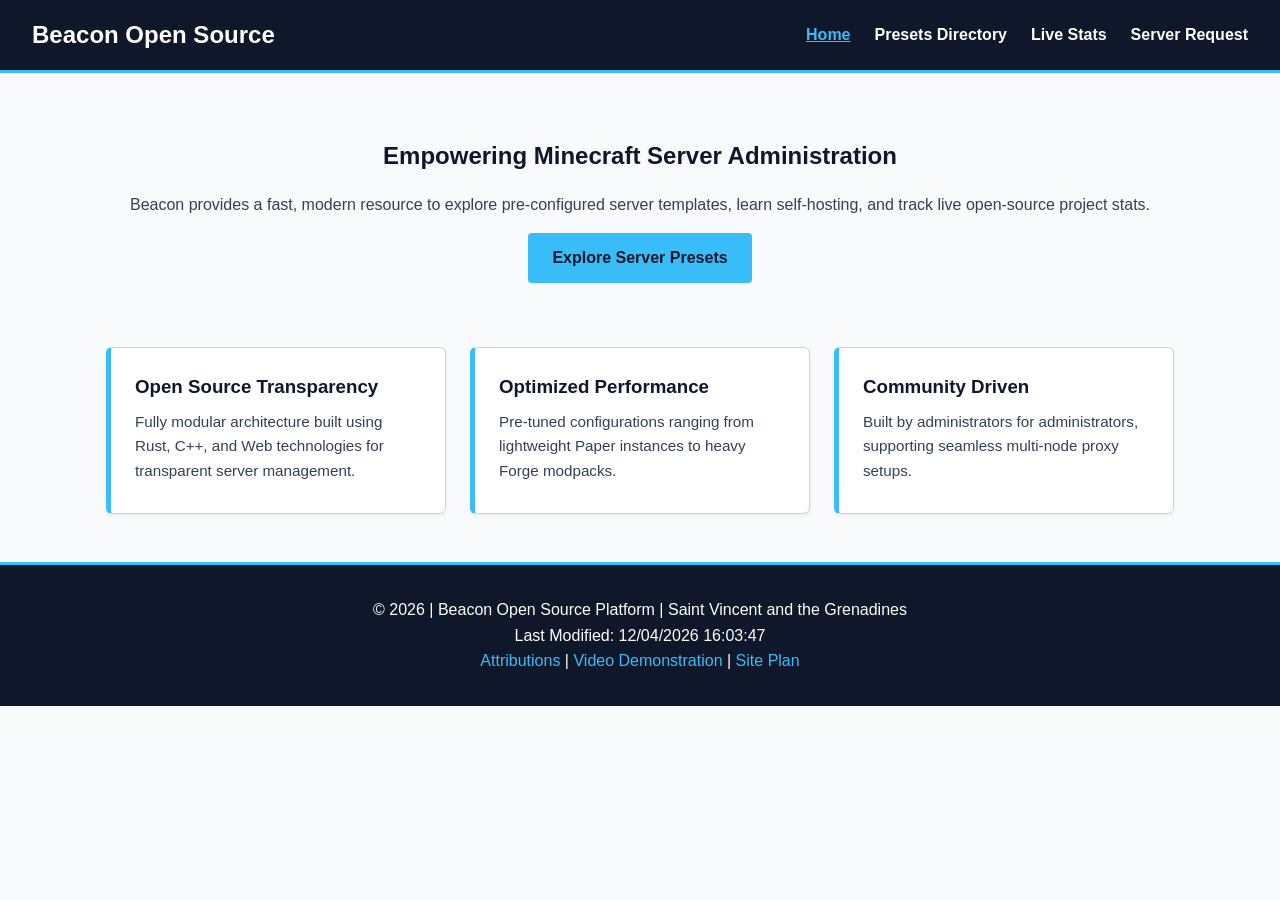
<file: final/index.html>
<!DOCTYPE html>
<html lang="en">
<head>
    <meta charset="UTF-8">
    <meta name="viewport" content="width=device-width, initial-scale=1.0">
    <title>Beacon | Open Source Minecraft Server Hosting & Orchestrator</title>
    <meta name="description" content="Beacon provides Minecraft enthusiasts with a fast, modern resource to explore pre-configured server templates and track open-source metrics.">
    <meta name="author" content="Adafa Ralph">
    <link rel="icon" href="favicon.ico" type="image/x-icon">

    <!-- Open Graph Metadata -->
    <meta property="og:title" content="Beacon Open Source Hosting Platform">
    <meta property="og:type" content="website">
    <meta property="og:image" content="https://adafaralph.github.io/wdd231/final/images/og-preview.webp">
    <meta property="og:url" content="https://adafaralph.github.io/wdd231/final/index.html">

    <link rel="stylesheet" href="styles/main.css">
    <script type="module" src="scripts/main.js"></script>
</head>
<body>
    <header>
        <span class="site-title">Beacon Open Source</span>
        <button id="hamburger-btn" aria-label="Toggle Navigation Menu">☰</button>
        <nav>
            <ul>
                <li><a href="index.html" class="active">Home</a></li>
                <li><a href="directory.html">Presets Directory</a></li>
                <li><a href="dashboard.html">Live Stats</a></li>
                <li><a href="setup.html">Server Request</a></li>
            </ul>
        </nav>
    </header>

    <main>
        <section class="hero-section" style="display: flex; flex-direction: column; gap: 1rem; text-align: center; padding: 2rem 0;">
            <h1>Empowering Minecraft Server Administration</h1>
            <p>Beacon provides a fast, modern resource to explore pre-configured server templates, learn self-hosting, and track live open-source project stats.</p>
            <div>
                <a href="directory.html" class="btn-primary">Explore Server Presets</a>
            </div>
        </section>

        <section class="server-grid" style="margin-top: 2rem;">
            <div class="server-card">
                <h3>Open Source Transparency</h3>
                <p>Fully modular architecture built using Rust, C++, and Web technologies for transparent server management.</p>
            </div>
            <div class="server-card">
                <h3>Optimized Performance</h3>
                <p>Pre-tuned configurations ranging from lightweight Paper instances to heavy Forge modpacks.</p>
            </div>
            <div class="server-card">
                <h3>Community Driven</h3>
                <p>Built by administrators for administrators, supporting seamless multi-node proxy setups.</p>
            </div>
        </section>
    </main>

    <footer>
        <p>&copy; <span id="current-year"></span> | Beacon Open Source Platform | Saint Vincent and the Grenadines</p>
        <p id="last-modified"></p>
        <p>
            <a href="attributions.html">Attributions</a> |
            <a href="https://youtube.com" target="_blank" rel="noopener">Video Demonstration</a> |
            <a href="siteplan.html">Site Plan</a>
        </p>
    </footer>
</body>
</html>
</file>
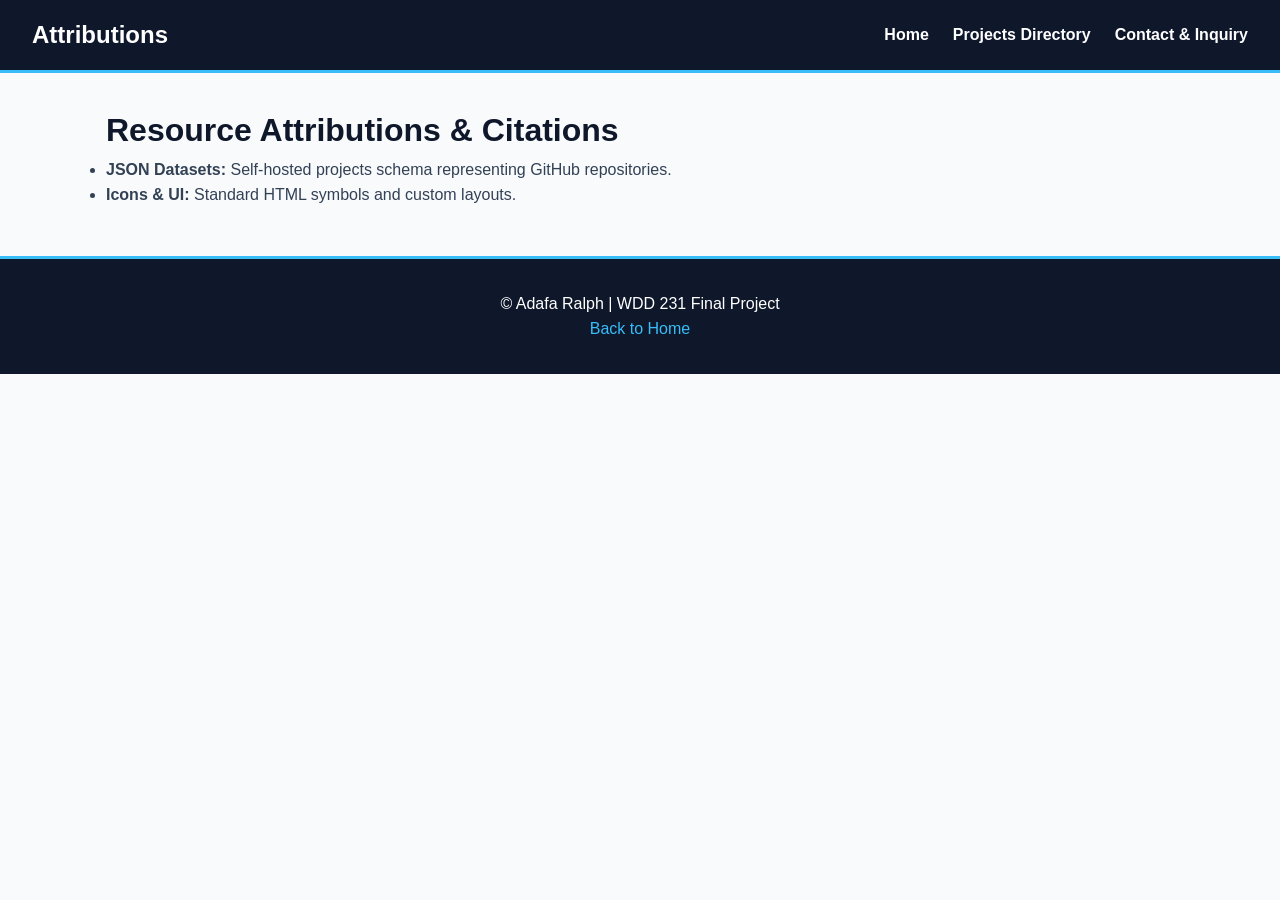
<file: final/attributions.html>
<!DOCTYPE html>
<html lang="en">
<head>
    <meta charset="UTF-8">
    <meta name="viewport" content="width=device-width, initial-scale=1.0">
    <title>Resource Attributions | Developer Dashboard</title>
    <meta name="description" content="Citation page for media and code sources used in the project.">
    <meta name="author" content="Adafa Ralph">
    <link rel="icon" href="favicon.ico" type="image/x-icon">
    <link rel="stylesheet" href="./styles/main.css">
</head>
<body>
    <header>
        <div class="brand-container"><span class="site-title">Attributions</span></div>
        <nav id="primary-nav">
            <ul>
                <li><a href="index.html">Home</a></li>
                <li><a href="directory.html">Projects Directory</a></li>
                <li><a href="contact.html">Contact & Inquiry</a></li>
            </ul>
        </nav>
    </header>
    <main>
        <h1>Resource Attributions & Citations</h1>
        <ul>
            <li><strong>JSON Datasets:</strong> Self-hosted projects schema representing GitHub repositories.</li>
            <li><strong>Icons & UI:</strong> Standard HTML symbols and custom layouts.</li>
        </ul>
    </main>
    <footer>
        <p>&copy; Adafa Ralph | WDD 231 Final Project</p>
        <p><a href="index.html">Back to Home</a></p>
    </footer>
</body>
</html>
</file>
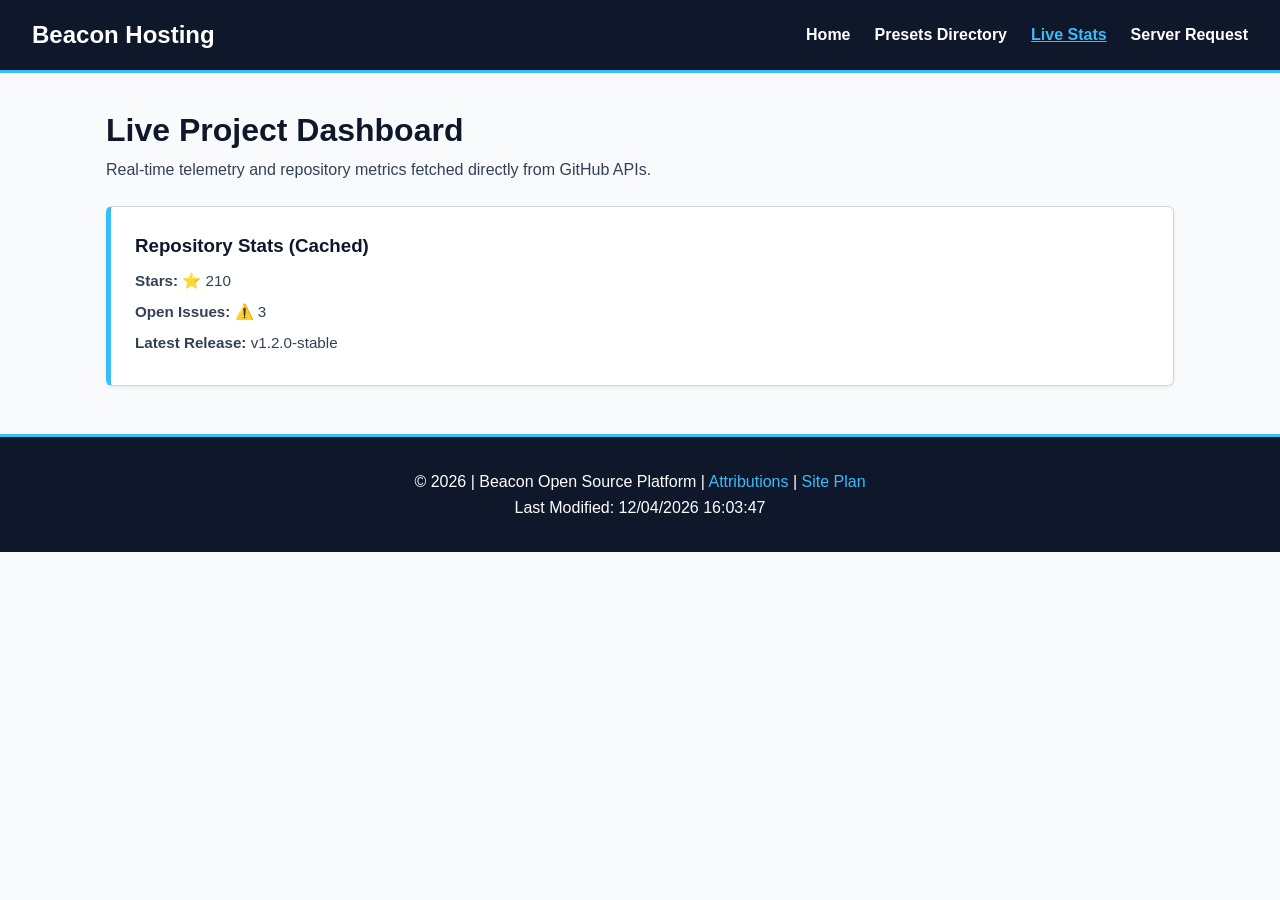
<file: final/dashboard.html>
<!DOCTYPE html>
<html lang="en">
<head>
    <meta charset="UTF-8">
    <meta name="viewport" content="width=device-width, initial-scale=1.0">
    <title>Live Stats Dashboard | Beacon</title>
    <meta name="description" content="Track real-time GitHub release stats, open issues, and repository activity for the Beacon project.">
    <meta name="author" content="Adafa Ralph">
    <link rel="icon" href="favicon.ico" type="image/x-icon">

    <meta property="og:title" content="Live Stats Dashboard - Beacon">
    <meta property="og:type" content="website">
    <meta property="og:url" content="https://adafaralph.github.io/wdd231/final/dashboard.html">

    <link rel="stylesheet" href="styles/main.css">
    <script type="module" src="scripts/main.js"></script>
</head>
<body>
    <header>
        <span class="site-title">Beacon Hosting</span>
        <button id="hamburger-btn" aria-label="Toggle Navigation Menu">☰</button>
        <nav>
            <ul>
                <li><a href="index.html">Home</a></li>
                <li><a href="directory.html">Presets Directory</a></li>
                <li><a href="dashboard.html" class="active">Live Stats</a></li>
                <li><a href="setup.html">Server Request</a></li>
            </ul>
        </nav>
    </header>

    <main>
        <h1>Live Project Dashboard</h1>
        <p>Real-time telemetry and repository metrics fetched directly from GitHub APIs.</p>

        <div id="github-stats" class="server-grid" style="margin-top: 1.5rem;">
            <!-- Populated dynamically via github-api.js -->
            <p>Loading live telemetry...</p>
        </div>
    </main>

    <footer>
        <p>&copy; <span id="current-year"></span> | Beacon Open Source Platform | <a href="attributions.html">Attributions</a> | <a href="siteplan.html">Site Plan</a></p>
        <p id="last-modified"></p>
    </footer>
</body>
</html>
</file>
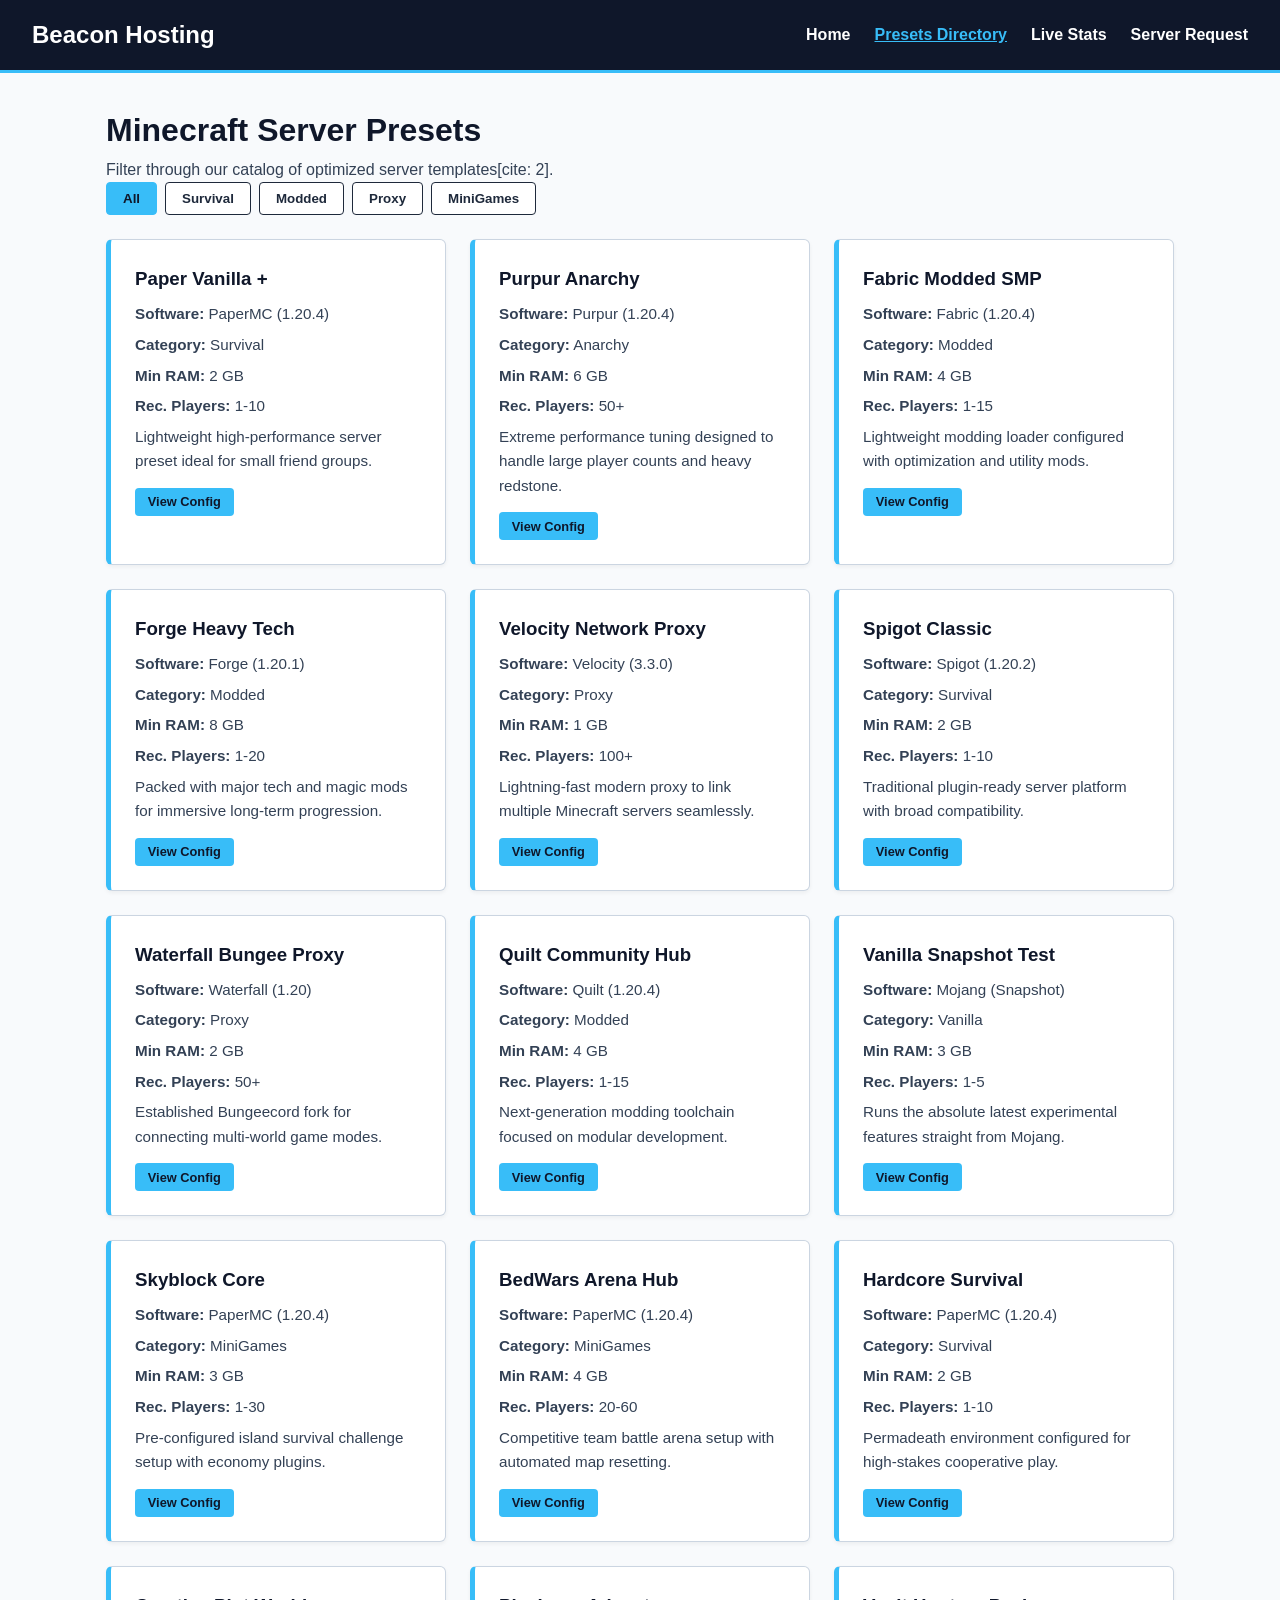
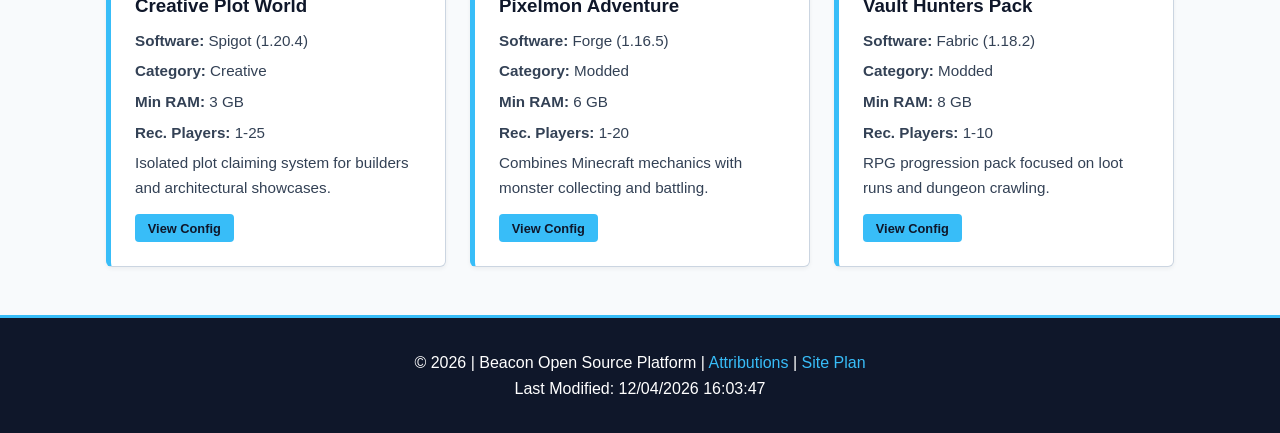
<file: final/directory.html>
<!DOCTYPE html>
<html lang="en">
<head>
    <meta charset="UTF-8">
    <meta name="viewport" content="width=device-width, initial-scale=1.0">
    <title>Server Presets Directory | Beacon</title>
    <meta name="description" content="Explore pre-configured Minecraft server templates with custom RAM and category filters.">
    <meta name="author" content="Adafa Ralph">
    <link rel="icon" href="favicon.ico" type="image/x-icon">

    <meta property="og:title" content="Server Presets Directory - Beacon">
    <meta property="og:type" content="website">
    <meta property="og:url" content="https://adafaralph.github.io/wdd231/final/directory.html">

    <link rel="stylesheet" href="styles/main.css">
    <script type="module" src="scripts/main.js"></script>
</head>
<body>
    <header>
        <span class="site-title">Beacon Hosting</span>
        <button id="hamburger-btn" aria-label="Toggle Navigation Menu">☰</button>
        <nav>
            <ul>
                <li><a href="index.html">Home</a></li>
                <li><a href="directory.html" class="active">Presets Directory</a></li>
                <li><a href="dashboard.html">Live Stats</a></li>
                <li><a href="setup.html">Server Request</a></li>
            </ul>
        </nav>
    </header>

    <main>
        <h1>Minecraft Server Presets</h1>
        <p>Filter through our catalog of optimized server templates[cite: 2].</p>

        <div class="filter-controls">
            <button class="filter-btn active" data-category="all">All</button>
            <button class="filter-btn" data-category="Survival">Survival</button>
            <button class="filter-btn" data-category="Modded">Modded</button>
            <button class="filter-btn" data-category="Proxy">Proxy</button>
            <button class="filter-btn" data-category="MiniGames">MiniGames</button>
        </div>

        <div id="servers-container" class="server-grid">
            <!-- Dynamically populated via fetch-servers.js -->
        </div>
    </main>

    <footer>
        <p>&copy; <span id="current-year"></span> | Beacon Open Source Platform | <a href="attributions.html">Attributions</a> | <a href="siteplan.html">Site Plan</a></p>
        <p id="last-modified"></p>
    </footer>
</body>
</html>
</file>
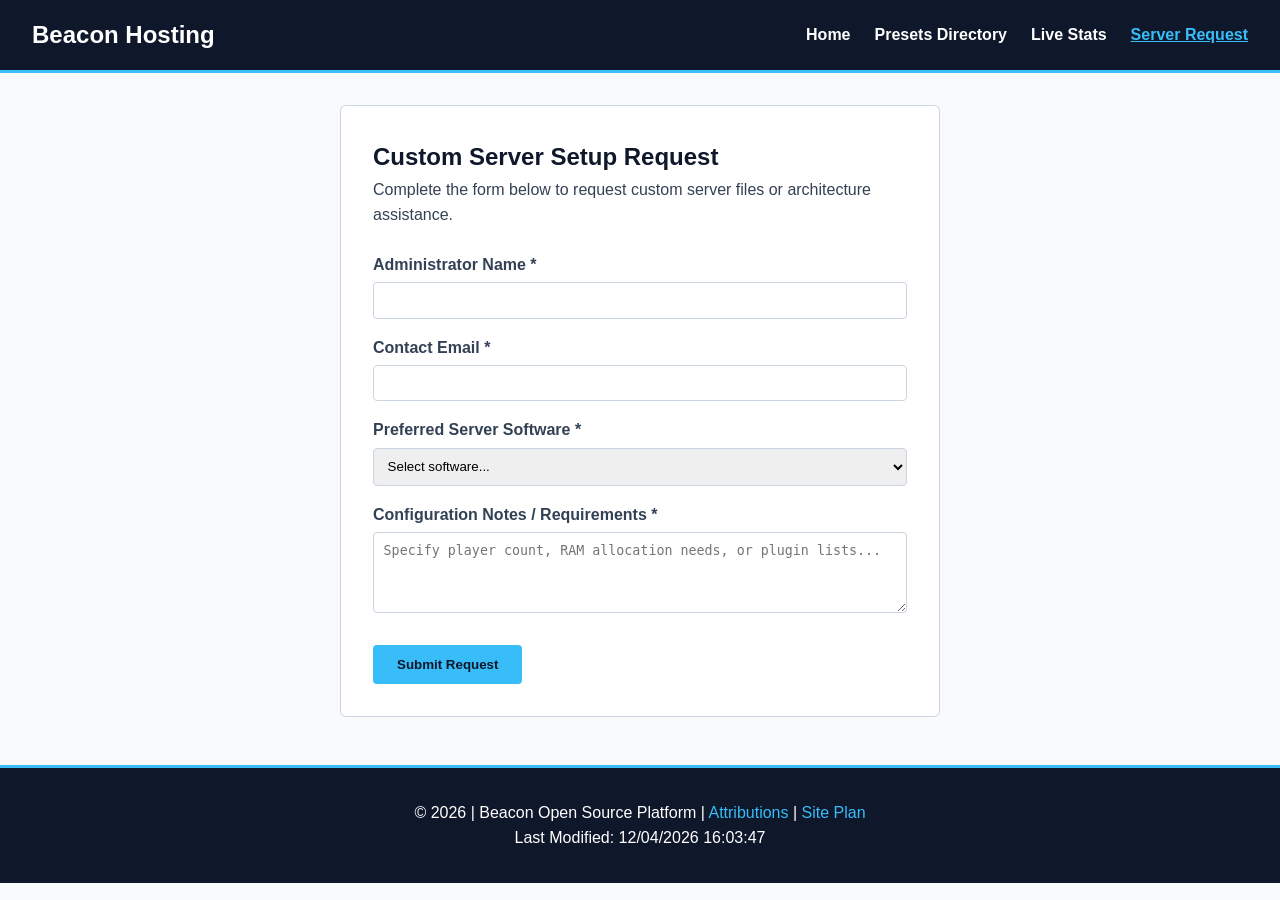
<file: final/setup.html>
<!DOCTYPE html>
<html lang="en">
<head>
    <meta charset="UTF-8">
    <meta name="viewport" content="width=device-width, initial-scale=1.0">
    <title>Server Setup Request | Beacon</title>
    <meta name="description" content="Request custom server configuration files or submit server software inquiries to Beacon.">
    <meta name="author" content="Adafa Ralph">
    <link rel="icon" href="favicon.ico" type="image/x-icon">

    <meta property="og:title" content="Server Setup Request - Beacon">
    <meta property="og:type" content="website">
    <meta property="og:url" content="https://adafaralph.github.io/wdd231/final/setup.html">

    <link rel="stylesheet" href="styles/main.css">
    <script type="module" src="scripts/main.js"></script>
</head>
<body>
    <header>
        <span class="site-title">Beacon Hosting</span>
        <button id="hamburger-btn" aria-label="Toggle Navigation Menu">☰</button>
        <nav>
            <ul>
                <li><a href="index.html">Home</a></li>
                <li><a href="directory.html">Presets Directory</a></li>
                <li><a href="dashboard.html">Live Stats</a></li>
                <li><a href="setup.html" class="active">Server Request</a></li>
            </ul>
        </nav>
    </header>

    <main>
        <section style="max-width: 600px; margin: 0 auto; background: #ffffff; padding: 2rem; border: 1px solid #cbd5e1; border-radius: 6px;">
            <h1>Custom Server Setup Request</h1>
            <p style="margin-bottom: 1.5rem;">Complete the form below to request custom server files or architecture assistance.</p>

            <form action="thanks.html" method="get">
                <div style="margin-bottom: 1rem;">
                    <label for="fullname" style="display:block; font-weight:600; margin-bottom:0.3rem;">Administrator Name *</label>
                    <input type="text" id="fullname" name="fullname" required style="width:100%; padding:0.6rem; border:1px solid #cbd5e1; border-radius:4px;">
                </div>

                <div style="margin-bottom: 1rem;">
                    <label for="email" style="display:block; font-weight:600; margin-bottom:0.3rem;">Contact Email *</label>
                    <input type="email" id="email" name="email" required style="width:100%; padding:0.6rem; border:1px solid #cbd5e1; border-radius:4px;">
                </div>

                <div style="margin-bottom: 1rem;">
                    <label for="servertype" style="display:block; font-weight:600; margin-bottom:0.3rem;">Preferred Server Software *</label>
                    <select id="servertype" name="servertype" required style="width:100%; padding:0.6rem; border:1px solid #cbd5e1; border-radius:4px;">
                        <option value="" disabled selected>Select software...</option>
                        <option value="PaperMC">PaperMC (Survival)</option>
                        <option value="Purpur">Purpur (High Performance)</option>
                        <option value="Fabric">Fabric (Modded)</option>
                        <option value="Forge">Forge (Heavy Modded)</option>
                        <option value="Velocity">Velocity (Proxy Network)</option>
                    </select>
                </div>

                <div style="margin-bottom: 1.5rem;">
                    <label for="message" style="display:block; font-weight:600; margin-bottom:0.3rem;">Configuration Notes / Requirements *</label>
                    <textarea id="message" name="message" rows="4" required style="width:100%; padding:0.6rem; border:1px solid #cbd5e1; border-radius:4px;" placeholder="Specify player count, RAM allocation needs, or plugin lists..."></textarea>
                </div>

                <button type="submit" class="btn-primary">Submit Request</button>
            </form>
        </section>
    </main>

    <footer>
        <p>&copy; <span id="current-year"></span> | Beacon Open Source Platform | <a href="attributions.html">Attributions</a> | <a href="siteplan.html">Site Plan</a></p>
        <p id="last-modified"></p>
    </footer>
</body>
</html>
</file>
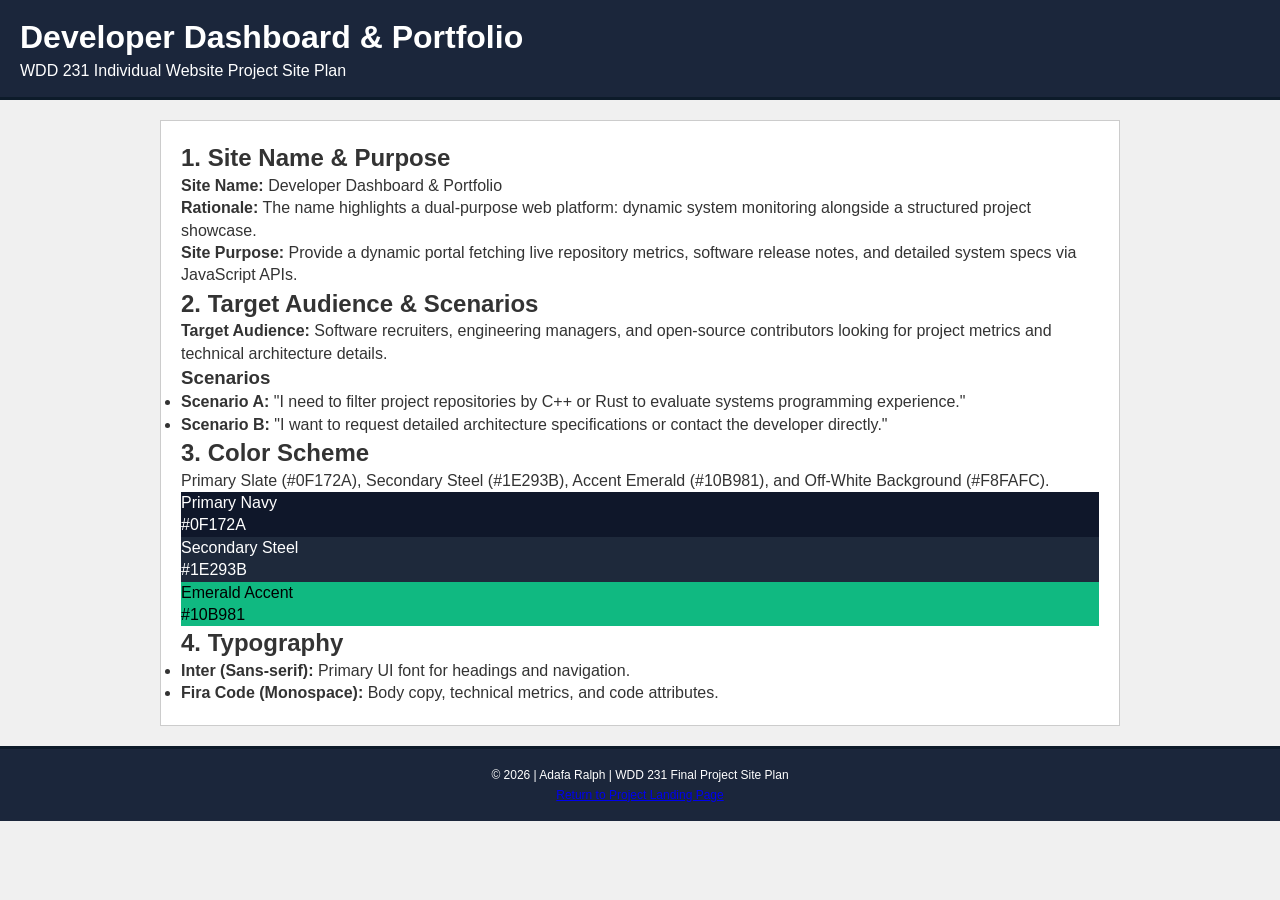
<file: final/siteplan.html>
<!DOCTYPE html>
<html lang="en">
<head>
    <meta charset="UTF-8">
    <meta name="viewport" content="width=device-width, initial-scale=1.0">
    <title>WDD 231 Project Site Plan | Developer Dashboard</title>
    <meta name="description" content="Official site plan for the WDD 231 Individual Final Project outlining color schemes, target audience, scenarios, and typography.">
    <meta name="author" content="Adafa Ralph">
    <link rel="icon" href="/images/favicon.ico" type="image/x-icon">

    <link rel="preconnect" href="https://fonts.googleapis.com">
    <link rel="preconnect" href="https://fonts.gstatic.com" crossorigin>
    <link href="https://fonts.googleapis.com/css2?family=Fira+Code:wght@400;600&family=Inter:wght@400;600;700&display=swap" rel="stylesheet">
    <link rel="stylesheet" href="./styles/siteplan.css">
</head>
<body>
    <header>
        <h1>Developer Dashboard & Portfolio</h1>
        <p>WDD 231 Individual Website Project Site Plan</p>
    </header>

    <main>
        <section class="plan-card">
            <h2>1. Site Name & Purpose</h2>
            <p><strong>Site Name:</strong> Developer Dashboard & Portfolio</p>
            <p><strong>Rationale:</strong> The name highlights a dual-purpose web platform: dynamic system monitoring alongside a structured project showcase.</p>
            <p><strong>Site Purpose:</strong> Provide a dynamic portal fetching live repository metrics, software release notes, and detailed system specs via JavaScript APIs.</p>
        </section>

        <section class="plan-card">
            <h2>2. Target Audience & Scenarios</h2>
            <p><strong>Target Audience:</strong> Software recruiters, engineering managers, and open-source contributors looking for project metrics and technical architecture details.</p>
            <h3>Scenarios</h3>
            <ul>
                <li><strong>Scenario A:</strong> "I need to filter project repositories by C++ or Rust to evaluate systems programming experience."</li>
                <li><strong>Scenario B:</strong> "I want to request detailed architecture specifications or contact the developer directly."</li>
            </ul>
        </section>

        <section class="plan-card">
            <h2>3. Color Scheme</h2>
            <p>Primary Slate (#0F172A), Secondary Steel (#1E293B), Accent Emerald (#10B981), and Off-White Background (#F8FAFC).</p>
            <div class="color-palette">
                <div class="swatch" style="background-color: #0f172a; color: #fff;">Primary Navy<br>#0F172A</div>
                <div class="swatch" style="background-color: #1e293b; color: #fff;">Secondary Steel<br>#1E293B</div>
                <div class="swatch" style="background-color: #10b981; color: #000;">Emerald Accent<br>#10B981</div>
            </div>
        </section>

        <section class="plan-card">
            <h2>4. Typography</h2>
            <ul>
                <li><strong>Inter (Sans-serif):</strong> Primary UI font for headings and navigation.</li>
                <li><strong>Fira Code (Monospace):</strong> Body copy, technical metrics, and code attributes.</li>
            </ul>
        </section>
    </main>

    <footer>
        <p>&copy; 2026 | Adafa Ralph | WDD 231 Final Project Site Plan</p>
        <p><a href="index.html">Return to Project Landing Page</a></p>
    </footer>
</body>
</html>
</file>
<file: final/styles/main.css>
:root {
  --primary-color: #0f172a;
  --secondary-color: #1e293b;
  --accent-color: #38bdf8; /* Vibrant Beacon Blue / Cyan */
  --accent-hover: #0ea5e9;
  --bg-color: #f8fafc;
  --text-color: #334155;
  --heading-font: 'Inter', sans-serif;
  --body-font: 'Roboto', Arial, sans-serif; /* Human-friendly readable body font */
}

* {
  box-sizing: border-box;
  margin: 0;
  padding: 0;
}

body {
  font-family: var(--body-font);
  background-color: var(--bg-color);
  color: var(--text-color);
  line-height: 1.6;
}

header {
  background-color: var(--primary-color);
  color: #ffffff;
  padding: 1rem 2rem;
  display: flex;
  justify-content: space-between;
  align-items: center;
  border-bottom: 3px solid var(--accent-color);
  position: relative;
}

.site-title {
  font-family: var(--heading-font);
  font-size: 1.5rem;
  font-weight: 700;
  color: #ffffff;
}

nav ul {
  list-style: none;
  display: flex;
  gap: 1.5rem;
}

nav a {
  color: #ffffff;
  text-decoration: none;
  font-family: var(--heading-font);
  font-weight: 600;
}

nav a:hover, nav a.active {
  color: var(--accent-color);
  text-decoration: underline;
}

#hamburger-btn {
  display: none;
  background: none;
  border: 1px solid #ffffff;
  color: #ffffff;
  font-size: 1.5rem;
  padding: 0.25rem 0.5rem;
  cursor: pointer;
}

main {
  max-width: 1100px;
  margin: 2rem auto;
  padding: 0 1rem;
}

h1, h2, h3 {
  font-family: var(--heading-font);
  color: var(--primary-color);
}

.server-grid {
  display: grid;
  grid-template-columns: repeat(auto-fit, minmax(300px, 1fr));
  gap: 1.5rem;
  margin-top: 1.5rem;
}

.server-card {
  background-color: #ffffff;
  border: 1px solid #cbd5e1;
  border-left: 5px solid var(--accent-color);
  padding: 1.5rem;
  border-radius: 6px;
  box-shadow: 0 2px 4px rgba(0,0,0,0.05);
  cursor: pointer;
}

.server-card h3 {
  margin-bottom: 0.5rem;
}

.server-card p {
  font-size: 0.95rem;
  margin-bottom: 0.4rem;
}

.filter-controls {
  display: flex;
  gap: 0.5rem;
  margin-bottom: 1rem;
  flex-wrap: wrap;
}

.filter-btn {
  padding: 0.5rem 1rem;
  background-color: #ffffff;
  border: 1px solid var(--secondary-color);
  color: var(--secondary-color);
  font-family: var(--heading-font);
  font-weight: 600;
  cursor: pointer;
  border-radius: 4px;
}

.filter-btn:hover, .filter-btn.active {
  background-color: var(--accent-color);
  color: var(--primary-color);
  border-color: var(--accent-color);
}

.btn-primary {
  background-color: var(--accent-color);
  color: var(--primary-color);
  padding: 0.75rem 1.5rem;
  border: none;
  font-family: var(--heading-font);
  font-weight: 700;
  cursor: pointer;
  border-radius: 4px;
  text-decoration: none;
  display: inline-block;
  transition: background-color 0.2s ease;
}

.btn-primary:hover {
  background-color: var(--accent-hover);
}

dialog {
  border: 2px solid var(--primary-color);
  padding: 2rem;
  border-radius: 8px;
  background-color: #ffffff;
  max-width: 500px;
  width: 90%;
  margin: auto;
}

dialog::backdrop {
  background-color: rgba(15, 23, 42, 0.7);
}

footer {
  background-color: var(--primary-color);
  color: #ffffff;
  text-align: center;
  padding: 2rem;
  margin-top: 3rem;
  border-top: 3px solid var(--accent-color);
}

footer a {
  color: var(--accent-color);
  text-decoration: none;
}

footer a:hover {
  text-decoration: underline;
}

@media (max-width: 767px) {
  #hamburger-btn {
    display: block;
  }
  nav {
    display: none;
    position: absolute;
    top: 100%;
    left: 0;
    width: 100%;
    background-color: var(--primary-color);
    padding: 1rem;
    box-shadow: 0 4px 6px rgba(0,0,0,0.2);
  }
  nav.open {
    display: block;
  }
  nav ul {
    flex-direction: column;
    align-items: center;
    gap: 1rem;
  }
}
</file>
<file: final/styles/siteplan.css>
* {
    box-sizing: border-box;
    margin: 0;
    padding: 0;
}

body {
    font-family: Arial, Helvetica, sans-serif;
    color: #333333;
    background-color: #f0f0f0;
    line-height: 1.4;
}

header {
    background-color: #1b263b;
    color: #ffffff;
    padding: 15px 20px;
    border-bottom: 3px solid #0d1b2a;
}

.logo {
    font-size: 20px;
    font-weight: bold;
    float: left;
}

/* Navigation */
nav {
    float: right;
}

nav ul {
    list-style-type: none;
}

nav ul li {
    display: inline;
    margin-left: 20px;
}

nav a {
    color: #ffffff;
    text-decoration: none;
    font-weight: bold;
    font-size: 14px;
}

nav a:hover,
nav a.active {
    color: #e0e1dd;
    text-decoration: underline;
}

/* Clearfix for Header Floats */
header::after {
    content: "";
    display: table;
    clear: both;
}

#menu {
    display: none;
    background-color: #415a77;
    border: 1px solid #ffffff;
    color: #ffffff;
    font-size: 18px;
    padding: 5px 10px;
    cursor: pointer;
}

#menu::before {
    content: "≡ Menu";
}

#menu.open::before {
    content: "✕ Close";
}

/* Main Container */
main {
    max-width: 960px;
    width: 95%;
    margin: 20px auto;
    background-color: #ffffff;
    border: 1px solid #cccccc;
    padding: 20px;
}

.hero {
    text-align: center;
    margin-bottom: 20px;
    padding-bottom: 10px;
    border-bottom: 1px solid #e0e0e0;
}

.hero h1 {
    font-size: 24px;
    color: #1b263b;
}

.card {
    background-color: #ffffff;
    border: 1px solid #b0b0b0;
    padding: 15px;
    margin-bottom: 20px;
}

.card h2 {
    font-size: 18px;
    color: #1b263b;
    background-color: #e0e1dd;
    padding: 5px 10px;
    margin-bottom: 15px;
    border-left: 4px solid #415a77;
}

/* About Section Layout */
.about-content img {
    float: left;
    margin-right: 15px;
    margin-bottom: 10px;
    border: 1px solid #999999;
    padding: 3px;
    background-color: #ffffff;
}

.about-content::after {
    content: "";
    display: table;
    clear: both;
}

/* Course Filters & Grid */
.filter-buttons {
    margin-bottom: 15px;
}

.filter-btn {
    padding: 6px 12px;
    border: 1px solid #415a77;
    background-color: #e0e1dd;
    color: #1b263b;
    font-weight: bold;
    cursor: pointer;
    font-size: 13px;
}

.filter-btn:hover,
.filter-btn.active {
    background-color: #415a77;
    color: #ffffff;
}

.course-grid {
    display: grid;
    grid-template-columns: repeat(auto-fill, minmax(250px, 1fr));
    gap: 10px;
    margin-bottom: 15px;
}

.course-card {
    background-color: #f9f9f9;
    border: 1px solid #cccccc;
    padding: 12px;
    text-align: center;
}

.course-card.completed {
    background-color: #d8f3dc;
    border: 1px solid #52b788;
}

.course-card h3 {
    font-size: 15px;
    color: #1b263b;
    margin-bottom: 5px;
}

.course-card p {
    font-size: 13px;
    color: #444444;
}

.credit-summary {
    font-weight: bold;
    font-size: 14px;
    text-align: right;
    padding: 8px;
    background-color: #e0e1dd;
    border: 1px solid #cccccc;
}

/* Footer */
footer {
    background-color: #1b263b;
    color: #ffffff;
    text-align: center;
    padding: 15px;
    font-size: 12px;
    border-top: 3px solid #0d1b2a;
    margin-top: 20px;
}

footer p {
    margin: 3px 0;
}

/* Mobile Media Query */
@media screen and (max-width: 768px) {
    header {
        position: relative;
    }

    .logo {
        float: none;
        margin-bottom: 10px;
    }

    #menu {
        display: block;
        float: right;
    }

    nav {
        display: none;
        float: none;
        clear: both;
        width: 100%;
        background-color: #1b263b;
        padding-top: 10px;
    }

    nav.open {
        display: block;
    }

    nav ul li {
        display: block;
        margin: 0;
        padding: 8px 0;
        border-top: 1px solid #415a77;
        text-align: center;
    }

    .about-content img {
        float: none;
        display: block;
        margin: 0 auto 15px auto;
    }
}
</file>
